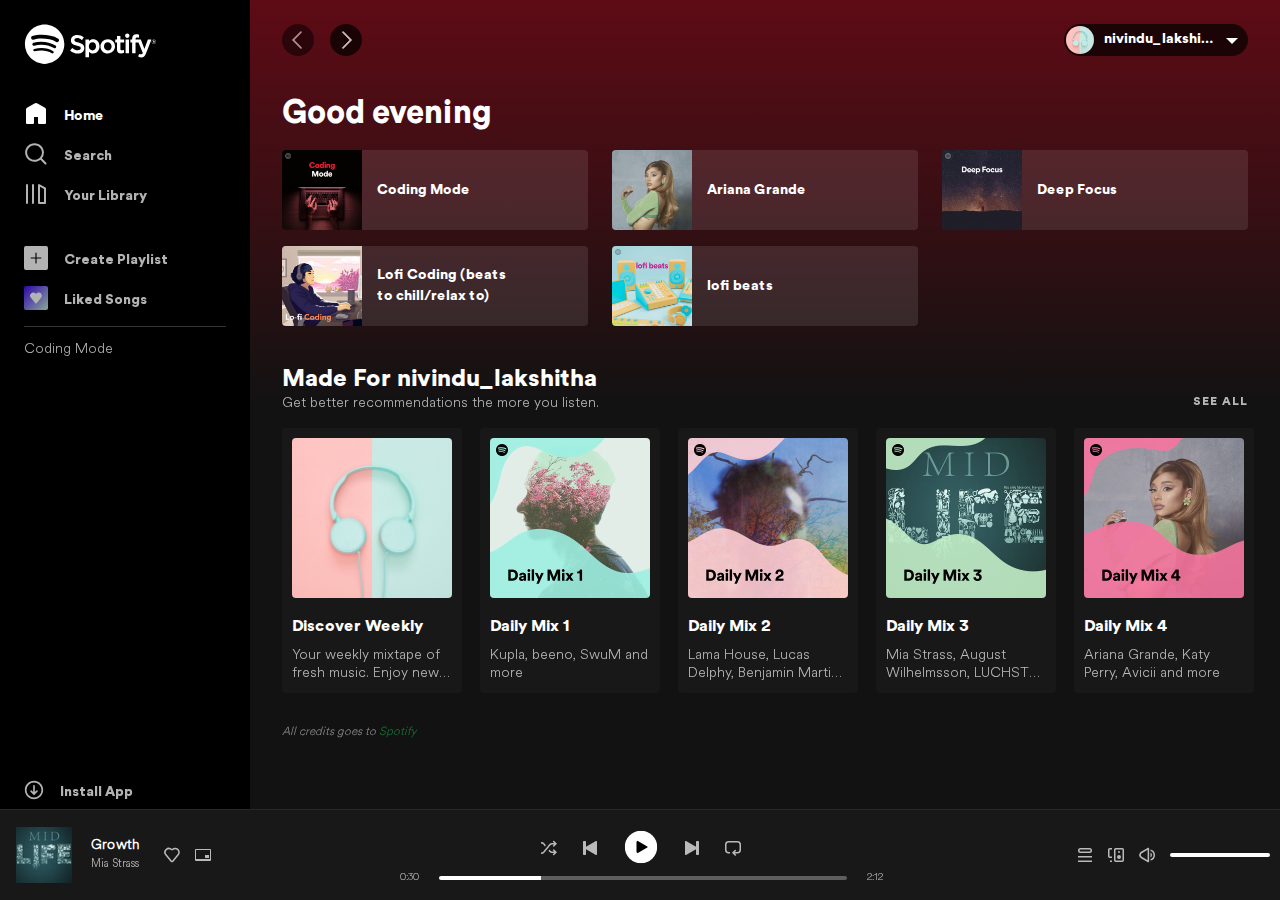
<file: index.htm>
<!DOCTYPE html>
<html lang="en">
<head>
    <meta charset="UTF-8">
    <meta http-equiv="X-UA-Compatible" content="IE=edge">
    <meta name="viewport" content="width=device-width, initial-scale=1.0">
    <title>Spotify -- Web Player</title>
    <!-- Cascade Style Sheet -->
    <link rel="stylesheet" href="Spotify -- Web Player.css">
</head>
<body>
    <div class="body-separator" id="side-navigation">
        <div class="container" id="logo-container">
            <a href="https://open.spotify.com/">
                <img class="ui-icon" src="Media/SVGs/logo.svg" alt="open.spotify.com" title="All credit goes to open.spotify.com">
            </a>
        </div>
        <div class="container" id="navigation-links">
            <ul id="navigation-items">
                <li class="navigation-item" linked="true">
                    <img class="ui-icon" src="Media/SVGs/home.svg">
                    <span class="link-name">Home</span>
                </li>
                <li class="navigation-item">
                    <img class="ui-icon" src="Media/SVGs/search-icon.svg">
                    <span class="link-name">Search</span>
                </li>
                <li class="navigation-item">
                    <img class="ui-icon" src="Media/SVGs/library.svg">
                    <span class="link-name">Your library</span>
                </li>
            </ul>
            <ul id="navigation-items">
                <li class="navigation-item" id="create-playlist">
                    <img src="Media/SVGs/playlist-plus.svg">
                    <span class="link-name">Create playlist</span>
                </li>
                <li class="navigation-item" id="liked-songs">
                    <img src="Media/SVGs/liked-heart.svg">
                    <span class="link-name">Liked songs</span>
                </li>
            </ul>
            <hr class="navigation-divider">
            <div class="container" id="playlists-holder">
                <ul id="navigation-items-playlists">
                    <li class="navigation-item" id="playlist-names">
                        <span class="playlist-name">Coding mode</span>
                    </li>
                </ul>
            </div>
            <div class="container">
                <ul id="navigation-items" style="padding-top: 0px; position: fixed; bottom: 90px; width: 276px;">
                    <li class="navigation-item">
                        <img class="ui-icon" src="Media/SVGs/install-icon.svg" width="20px">
                        <span class="link-name">Install app</span>
                    </li>
                </ul>
            </div>
        </div>
    </div>
    <div class="body-separator" id="player-section">
        <div class="section-separator" id="song-data">
            <img src="Media/Images/mid-life-mini.jpg" id="album-cover">
            <div id="song-metadata">
                <span id="name">Growth</span><br>
                <span id="artist">Mia Strass</span>
            </div>
            <div id="song-options">
                <img class="ui-icon" src="Media/SVGs/favourite-icon.svg">
                <img class="ui-icon" src="Media/SVGs/album-view.svg">
            </div>
        </div>
        <div class="section-separator" id="spotify-player">
            <div id="player-options">
                <img class="ui-icon" src="Media/SVGs/shuffle-icon.svg" alt="">
                <img class="ui-icon" src="Media/SVGs/previouse-icon.svg" alt="">
                <img src="Media/SVGs/play-icon.svg" alt="" id="play-pause">
                <img class="ui-icon" src="Media/SVGs/next-icon.svg" alt="">
                <img class="ui-icon" src="Media/SVGs/repeat-icon.svg" alt="">
            </div>
            <div id="player-timeline" style="height: 25%;">
                <span class="time-stamp">0:30</span>
                <input type="range" min="0" max="100" value="25" disabled>
                <span class="time-stamp">2:12</span>
            </div>
        </div>
        <div class="section-separator" id="player-controllers">
            <img class="ui-icon" src="Media/SVGs/queue-icon.svg" alt="">
            <img class="ui-icon" src="Media/SVGs/devices-icon.svg" alt="">
            <div style="display: flex; justify-content: center; gap: 0px;">
                <img class="ui-icon" src="Media/SVGs/volume-icon.svg" alt="">
                <input type="range" min="0" max="100" value="100" disabled>
            </div>
        </div>
    </div>
    <div class="body-separator" id="spotify-content">
        <div class="container" id="top-bar">
            <div id="directors">
                <img class="ui-icon" src="Media/SVGs/backward-icon.svg" alt="backward-icon" style="margin-right: 16px;">
                <img class="ui-icon" src="Media/SVGs/foreward-icon.svg" alt="foreward-icon" dir="true">
            </div>
            <div id="user-data">
                <div id="user"></div>
                <span>nivindu_lakshitha</span>
                <img class="ui-icon" src="Media/SVGs/dropdown-icon.svg" style="margin-inline-end: 6px;">
            </div>
        </div>
        <div class="container head-title">
            <span>Good evening</span>
        </div>
        <div class="container" id="recently-listened">
            <div class="block">
                <img src="Media/Images/coding-mode.jpg" alt="list-1">
                <span>Coding Mode</span>
                <div class="play-btn">
                    <img src="Media/SVGs/play-icon.svg" alt="play:list-1">
                </div>
            </div>
            <div class="block">
                <img src="Media/Images/ariana-grande.jpg" alt="list-2">
                <span>Ariana Grande</span>
                <div class="play-btn">
                    <img src="Media/SVGs/play-icon.svg" alt="play:list-2">
                </div>
            </div>
            <div class="block">
                <img src="Media/Images/deep-focus.jpg" alt="list-3">
                <span>Deep Focus</span>
                <div class="play-btn">
                    <img src="Media/SVGs/play-icon.svg" alt="play:list-3">
                </div>
            </div>
            <div class="block">
                <img src="Media/Images/lofi-coding.jpg" alt="list-2">
                <span>Lofi Coding (beats to chill/relax to)</span>
                <div class="play-btn">
                    <img src="Media/SVGs/play-icon.svg" alt="play:list-2">
                </div>
            </div>
            <div class="block">
                <img src="Media/Images/lofi-beats.jpg" alt="list-2">
                <span>lofi beats</span>
                <div class="play-btn">
                    <img src="Media/SVGs/play-icon.svg" alt="play:list-2">
                </div>
            </div>
        </div>
        <div class="container title">
            <span>Made For nivindu_lakshitha</span>
            <span class="caption">Get better recommendations the more you listen. <span class="see-all">SEE ALL</span></span>
        </div>
        <div class="container" id="daily-mixes">
            <div class="mix-card">
                <div class="album-image" style="background-image: url('Media/Images/user-image.jpg');"></div>
                <div class="play-btn">
                    <img src="Media/SVGs/play-icon.svg">
                </div>
                <div class="mix-description">
                    <span id="name">Discover Weekly</span>
                    <span id="artists">Your weekly mixtape of fresh music. Enjoy new music and deep cuts picked for you. Updates every Monday.</span>
                </div>
            </div>
            <div class="mix-card">
                <div class="album-image" style="background-image: url('Media/Images/daily-mix1.jpg');"></div>
                <div class="play-btn">
                    <img src="Media/SVGs/play-icon.svg">
                </div>
                <div class="mix-description">
                    <span id="name">Daily Mix 1</span>
                    <span id="artists">Kupla, beeno, SwuM and more</span>
                </div>
            </div>
            <div class="mix-card">
                <div class="album-image" style="background-image: url('Media/Images/daily-mix2.jpg');"></div>
                <div class="play-btn">
                    <img src="Media/SVGs/play-icon.svg">
                </div>
                <div class="mix-description">
                    <span id="name">Daily Mix 2</span>
                    <span id="artists">Lama House, Lucas Delphy, Benjamin Martins and more</span>
                </div>
            </div>
            <div class="mix-card">
                <div class="album-image" style="background-image: url('Media/Images/daily-mix3.jpg');"></div>
                <div class="play-btn">
                    <img src="Media/SVGs/play-icon.svg">
                </div>
                <div class="mix-description">
                    <span id="name">Daily Mix 3</span>
                    <span id="artists">Mia Strass, August Wilhelmsson, LUCHSTER and more</span>
                </div>
            </div>
            <div class="mix-card">
                <div class="album-image" style="background-image: url('Media/Images/daily-mix4.jpg');"></div>
                <div class="play-btn">
                    <img src="Media/SVGs/play-icon.svg">
                </div>
                <div class="mix-description">
                    <span id="name">Daily Mix 4</span>
                    <span id="artists">Ariana Grande, Katy Perry, Avicii and more</span>
                </div>
            </div>
        </div>
        <p id="credits">All credits goes to <a href="https://open.spotify.com/">Spotify</a> </p> 
    </div>
</body>
</html>
</file>
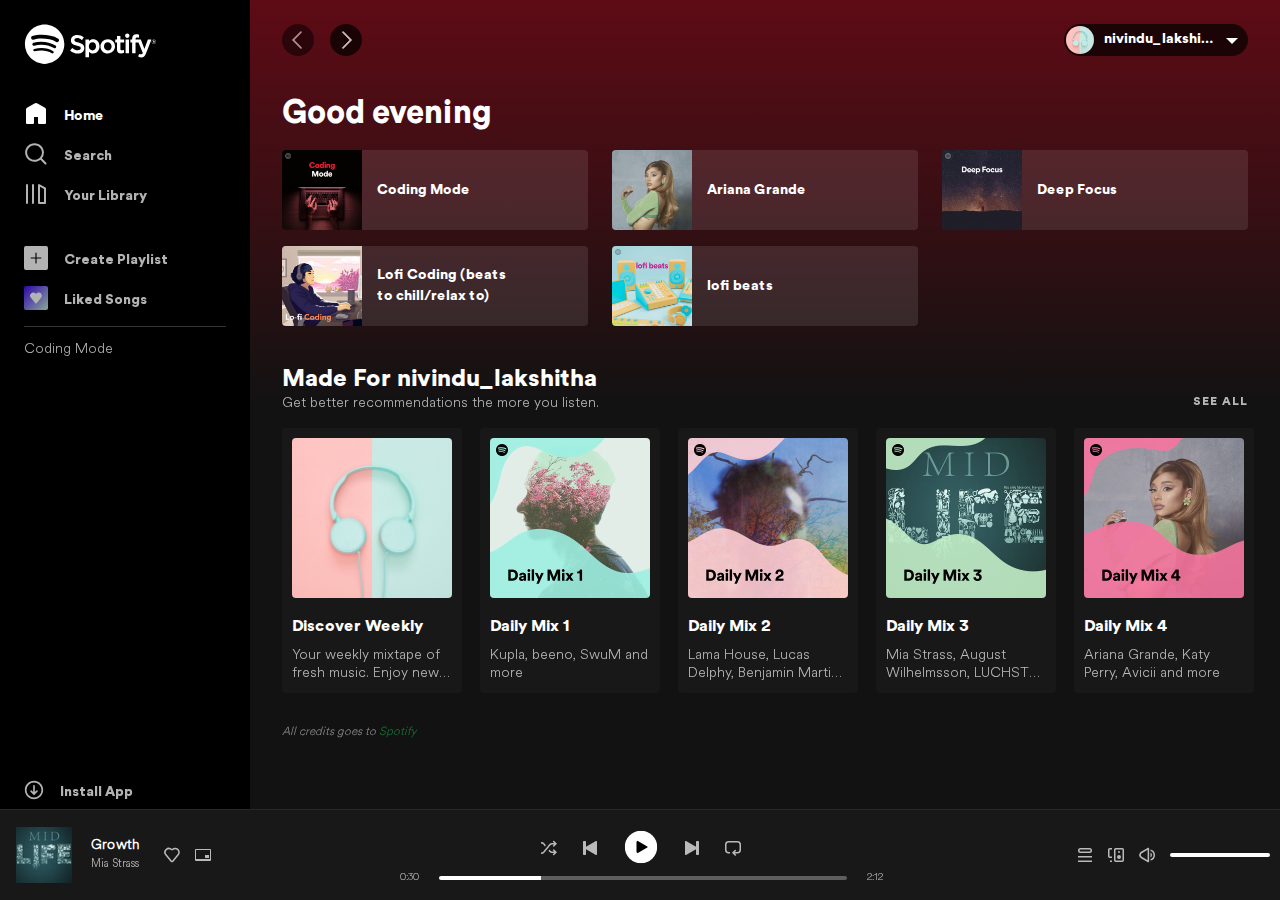
<file: index.html>
<!DOCTYPE html>
<html lang="en">
<head>
    <meta charset="UTF-8">
    <meta http-equiv="X-UA-Compatible" content="IE=edge">
    <meta name="viewport" content="width=device-width, initial-scale=1.0">
    <title>Spotify -- Web Player</title>
    <!-- Cascade Style Sheet -->
    <link rel="stylesheet" href="./index.css">
</head>
<body>
    <div class="body-separator" id="side-navigation">
        <div class="container" id="logo-container">
            <a href="https://open.spotify.com/">
                <img class="ui-icon" src="Media/SVGs/logo.svg" alt="open.spotify.com" title="All credit goes to open.spotify.com">
            </a>
        </div>
        <div class="container" id="navigation-links">
            <ul id="navigation-items">
                <li class="navigation-item" linked="true">
                    <img class="ui-icon" src="Media/SVGs/home.svg">
                    <span class="link-name">Home</span>
                </li>
                <li class="navigation-item">
                    <img class="ui-icon" src="Media/SVGs/search-icon.svg">
                    <span class="link-name">Search</span>
                </li>
                <li class="navigation-item">
                    <img class="ui-icon" src="Media/SVGs/library.svg">
                    <span class="link-name">Your library</span>
                </li>
            </ul>
            <ul id="navigation-items">
                <li class="navigation-item" id="create-playlist">
                    <img src="Media/SVGs/playlist-plus.svg">
                    <span class="link-name">Create playlist</span>
                </li>
                <li class="navigation-item" id="liked-songs">
                    <img src="Media/SVGs/liked-heart.svg">
                    <span class="link-name">Liked songs</span>
                </li>
            </ul>
            <hr class="navigation-divider">
            <div class="container" id="playlists-holder">
                <ul id="navigation-items-playlists">
                    <li class="navigation-item" id="playlist-names">
                        <span class="playlist-name">Coding mode</span>
                    </li>
                </ul>
            </div>
            <div class="container">
                <ul id="navigation-items" style="padding-top: 0px; position: fixed; bottom: 90px; width: 276px;">
                    <li class="navigation-item">
                        <img class="ui-icon" src="Media/SVGs/install-icon.svg" width="20px">
                        <span class="link-name">Install app</span>
                    </li>
                </ul>
            </div>
        </div>
    </div>
    <div class="body-separator" id="player-section">
        <div class="section-separator" id="song-data">
            <img src="Media/Images/mid-life-mini.jpg" id="album-cover">
            <div id="song-metadata">
                <span id="name">Growth</span><br>
                <span id="artist">Mia Strass</span>
            </div>
            <div id="song-options">
                <img class="ui-icon" src="Media/SVGs/favourite-icon.svg">
                <img class="ui-icon" src="Media/SVGs/album-view.svg">
            </div>
        </div>
        <div class="section-separator" id="spotify-player">
            <div id="player-options">
                <img class="ui-icon" src="Media/SVGs/shuffle-icon.svg" alt="">
                <img class="ui-icon" src="Media/SVGs/previouse-icon.svg" alt="">
                <img src="Media/SVGs/play-icon.svg" alt="" id="play-pause">
                <img class="ui-icon" src="Media/SVGs/next-icon.svg" alt="">
                <img class="ui-icon" src="Media/SVGs/repeat-icon.svg" alt="">
            </div>
            <div id="player-timeline" style="height: 25%;">
                <span class="time-stamp">0:30</span>
                <input type="range" min="0" max="100" value="25" disabled>
                <span class="time-stamp">2:12</span>
            </div>
        </div>
        <div class="section-separator" id="player-controllers">
            <img class="ui-icon" src="Media/SVGs/queue-icon.svg" alt="">
            <img class="ui-icon" src="Media/SVGs/devices-icon.svg" alt="">
            <div style="display: flex; justify-content: center; gap: 0px;">
                <img class="ui-icon" src="Media/SVGs/volume-icon.svg" alt="">
                <input type="range" min="0" max="100" value="100" disabled>
            </div>
        </div>
    </div>
    <div class="body-separator" id="spotify-content">
        <div class="container" id="top-bar">
            <div id="directors">
                <img class="ui-icon" src="Media/SVGs/backward-icon.svg" alt="backward-icon" style="margin-right: 16px;">
                <img class="ui-icon" src="Media/SVGs/foreward-icon.svg" alt="foreward-icon" dir="true">
            </div>
            <div id="user-data">
                <div id="user"></div>
                <span>nivindu_lakshitha</span>
                <img class="ui-icon" src="Media/SVGs/dropdown-icon.svg" style="margin-inline-end: 6px;">
            </div>
        </div>
        <div class="container head-title">
            <span>Good evening</span>
        </div>
        <div class="container" id="recently-listened">
            <div class="block">
                <img src="Media/Images/coding-mode.jpg" alt="list-1">
                <span>Coding Mode</span>
                <div class="play-btn">
                    <img src="Media/SVGs/play-icon.svg" alt="play:list-1">
                </div>
            </div>
            <div class="block">
                <img src="Media/Images/ariana-grande.jpg" alt="list-2">
                <span>Ariana Grande</span>
                <div class="play-btn">
                    <img src="Media/SVGs/play-icon.svg" alt="play:list-2">
                </div>
            </div>
            <div class="block">
                <img src="Media/Images/deep-focus.jpg" alt="list-3">
                <span>Deep Focus</span>
                <div class="play-btn">
                    <img src="Media/SVGs/play-icon.svg" alt="play:list-3">
                </div>
            </div>
            <div class="block">
                <img src="Media/Images/lofi-coding.jpg" alt="list-2">
                <span>Lofi Coding (beats to chill/relax to)</span>
                <div class="play-btn">
                    <img src="Media/SVGs/play-icon.svg" alt="play:list-2">
                </div>
            </div>
            <div class="block">
                <img src="Media/Images/lofi-beats.jpg" alt="list-2">
                <span>lofi beats</span>
                <div class="play-btn">
                    <img src="Media/SVGs/play-icon.svg" alt="play:list-2">
                </div>
            </div>
        </div>
        <div class="container title">
            <span>Made For nivindu_lakshitha</span>
            <span class="caption">Get better recommendations the more you listen. <span class="see-all">SEE ALL</span></span>
        </div>
        <div class="container" id="daily-mixes">
            <div class="mix-card">
                <div class="album-image" style="background-image: url('Media/Images/user-image.jpg');"></div>
                <div class="play-btn">
                    <img src="Media/SVGs/play-icon.svg">
                </div>
                <div class="mix-description">
                    <span id="name">Discover Weekly</span>
                    <span id="artists">Your weekly mixtape of fresh music. Enjoy new music and deep cuts picked for you. Updates every Monday.</span>
                </div>
            </div>
            <div class="mix-card">
                <div class="album-image" style="background-image: url('Media/Images/daily-mix1.jpg');"></div>
                <div class="play-btn">
                    <img src="Media/SVGs/play-icon.svg">
                </div>
                <div class="mix-description">
                    <span id="name">Daily Mix 1</span>
                    <span id="artists">Kupla, beeno, SwuM and more</span>
                </div>
            </div>
            <div class="mix-card">
                <div class="album-image" style="background-image: url('Media/Images/daily-mix2.jpg');"></div>
                <div class="play-btn">
                    <img src="Media/SVGs/play-icon.svg">
                </div>
                <div class="mix-description">
                    <span id="name">Daily Mix 2</span>
                    <span id="artists">Lama House, Lucas Delphy, Benjamin Martins and more</span>
                </div>
            </div>
            <div class="mix-card">
                <div class="album-image" style="background-image: url('Media/Images/daily-mix3.jpg');"></div>
                <div class="play-btn">
                    <img src="Media/SVGs/play-icon.svg">
                </div>
                <div class="mix-description">
                    <span id="name">Daily Mix 3</span>
                    <span id="artists">Mia Strass, August Wilhelmsson, LUCHSTER and more</span>
                </div>
            </div>
            <div class="mix-card">
                <div class="album-image" style="background-image: url('Media/Images/daily-mix4.jpg');"></div>
                <div class="play-btn">
                    <img src="Media/SVGs/play-icon.svg">
                </div>
                <div class="mix-description">
                    <span id="name">Daily Mix 4</span>
                    <span id="artists">Ariana Grande, Katy Perry, Avicii and more</span>
                </div>
            </div>
        </div>
        <p id="credits">All credits goes to <a href="https://open.spotify.com/">Spotify</a> </p> 
    </div>
</body>
</html>
</file>
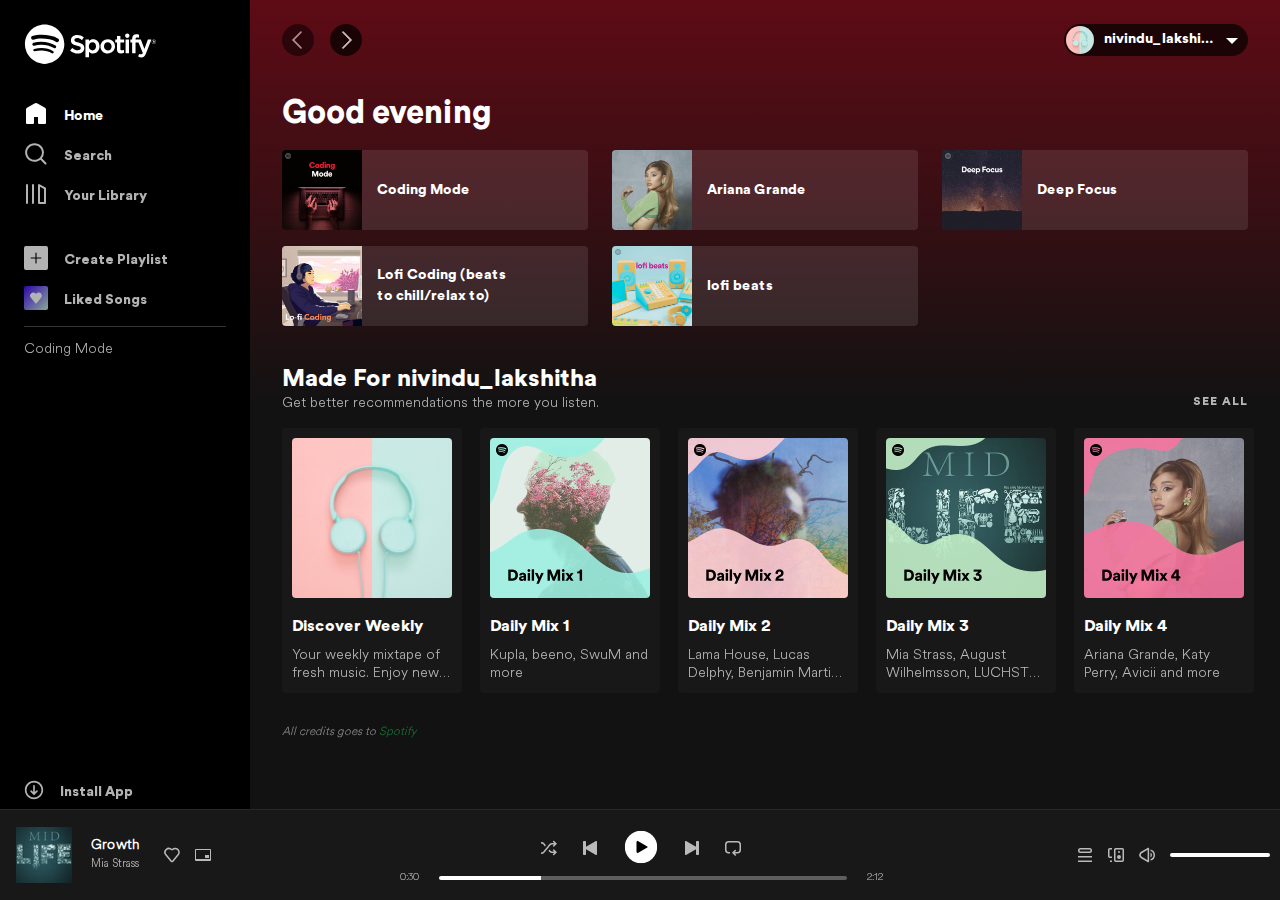
<file: Spotify -- Web Player.htm>
<!DOCTYPE html>
<html lang="en">
<head>
    <meta charset="UTF-8">
    <meta http-equiv="X-UA-Compatible" content="IE=edge">
    <meta name="viewport" content="width=device-width, initial-scale=1.0">
    <title>Spotify -- Web Player</title>
    <!-- Cascade Style Sheet -->
    <link rel="stylesheet" href="Spotify -- Web Player.css">
</head>
<body>
    <div class="body-separator" id="side-navigation">
        <div class="container" id="logo-container">
            <a href="https://open.spotify.com/">
                <img class="ui-icon" src="Media/SVGs/logo.svg" alt="open.spotify.com" title="All credit goes to open.spotify.com">
            </a>
        </div>
        <div class="container" id="navigation-links">
            <ul id="navigation-items">
                <li class="navigation-item" linked="true">
                    <img class="ui-icon" src="Media/SVGs/home.svg">
                    <span class="link-name">Home</span>
                </li>
                <li class="navigation-item">
                    <img class="ui-icon" src="Media/SVGs/search-icon.svg">
                    <span class="link-name">Search</span>
                </li>
                <li class="navigation-item">
                    <img class="ui-icon" src="Media/SVGs/library.svg">
                    <span class="link-name">Your library</span>
                </li>
            </ul>
            <ul id="navigation-items">
                <li class="navigation-item" id="create-playlist">
                    <img src="Media/SVGs/playlist-plus.svg">
                    <span class="link-name">Create playlist</span>
                </li>
                <li class="navigation-item" id="liked-songs">
                    <img src="Media/SVGs/liked-heart.svg">
                    <span class="link-name">Liked songs</span>
                </li>
            </ul>
            <hr class="navigation-divider">
            <div class="container" id="playlists-holder">
                <ul id="navigation-items-playlists">
                    <li class="navigation-item" id="playlist-names">
                        <span class="playlist-name">Coding mode</span>
                    </li>
                </ul>
            </div>
            <div class="container">
                <ul id="navigation-items" style="padding-top: 0px; position: fixed; bottom: 90px; width: 276px;">
                    <li class="navigation-item">
                        <img class="ui-icon" src="Media/SVGs/install-icon.svg" width="20px">
                        <span class="link-name">Install app</span>
                    </li>
                </ul>
            </div>
        </div>
    </div>
    <div class="body-separator" id="player-section">
        <div class="section-separator" id="song-data">
            <img src="Media/Images/mid-life-mini.jpg" id="album-cover">
            <div id="song-metadata">
                <span id="name">Growth</span><br>
                <span id="artist">Mia Strass</span>
            </div>
            <div id="song-options">
                <img class="ui-icon" src="Media/SVGs/favourite-icon.svg">
                <img class="ui-icon" src="Media/SVGs/album-view.svg">
            </div>
        </div>
        <div class="section-separator" id="spotify-player">
            <div id="player-options">
                <img class="ui-icon" src="Media/SVGs/shuffle-icon.svg" alt="">
                <img class="ui-icon" src="Media/SVGs/previouse-icon.svg" alt="">
                <img src="Media/SVGs/play-icon.svg" alt="" id="play-pause">
                <img class="ui-icon" src="Media/SVGs/next-icon.svg" alt="">
                <img class="ui-icon" src="Media/SVGs/repeat-icon.svg" alt="">
            </div>
            <div id="player-timeline" style="height: 25%;">
                <span class="time-stamp">0:30</span>
                <input type="range" min="0" max="100" value="25" disabled>
                <span class="time-stamp">2:12</span>
            </div>
        </div>
        <div class="section-separator" id="player-controllers">
            <img class="ui-icon" src="Media/SVGs/queue-icon.svg" alt="">
            <img class="ui-icon" src="Media/SVGs/devices-icon.svg" alt="">
            <div style="display: flex; justify-content: center; gap: 0px;">
                <img class="ui-icon" src="Media/SVGs/volume-icon.svg" alt="">
                <input type="range" min="0" max="100" value="100" disabled>
            </div>
        </div>
    </div>
    <div class="body-separator" id="spotify-content">
        <div class="container" id="top-bar">
            <div id="directors">
                <img class="ui-icon" src="Media/SVGs/backward-icon.svg" alt="backward-icon" style="margin-right: 16px;">
                <img class="ui-icon" src="Media/SVGs/foreward-icon.svg" alt="foreward-icon" dir="true">
            </div>
            <div id="user-data">
                <div id="user"></div>
                <span>nivindu_lakshitha</span>
                <img class="ui-icon" src="Media/SVGs/dropdown-icon.svg" style="margin-inline-end: 6px;">
            </div>
        </div>
        <div class="container head-title">
            <span>Good evening</span>
        </div>
        <div class="container" id="recently-listened">
            <div class="block">
                <img src="Media/Images/coding-mode.jpg" alt="list-1">
                <span>Coding Mode</span>
                <div class="play-btn">
                    <img src="Media/SVGs/play-icon.svg" alt="play:list-1">
                </div>
            </div>
            <div class="block">
                <img src="Media/Images/ariana-grande.jpg" alt="list-2">
                <span>Ariana Grande</span>
                <div class="play-btn">
                    <img src="Media/SVGs/play-icon.svg" alt="play:list-2">
                </div>
            </div>
            <div class="block">
                <img src="Media/Images/deep-focus.jpg" alt="list-3">
                <span>Deep Focus</span>
                <div class="play-btn">
                    <img src="Media/SVGs/play-icon.svg" alt="play:list-3">
                </div>
            </div>
            <div class="block">
                <img src="Media/Images/lofi-coding.jpg" alt="list-2">
                <span>Lofi Coding (beats to chill/relax to)</span>
                <div class="play-btn">
                    <img src="Media/SVGs/play-icon.svg" alt="play:list-2">
                </div>
            </div>
            <div class="block">
                <img src="Media/Images/lofi-beats.jpg" alt="list-2">
                <span>lofi beats</span>
                <div class="play-btn">
                    <img src="Media/SVGs/play-icon.svg" alt="play:list-2">
                </div>
            </div>
        </div>
        <div class="container title">
            <span>Made For nivindu_lakshitha</span>
            <span class="caption">Get better recommendations the more you listen. <span class="see-all">SEE ALL</span></span>
        </div>
        <div class="container" id="daily-mixes">
            <div class="mix-card">
                <div class="album-image" style="background-image: url('Media/Images/user-image.jpg');"></div>
                <div class="play-btn">
                    <img src="Media/SVGs/play-icon.svg">
                </div>
                <div class="mix-description">
                    <span id="name">Discover Weekly</span>
                    <span id="artists">Your weekly mixtape of fresh music. Enjoy new music and deep cuts picked for you. Updates every Monday.</span>
                </div>
            </div>
            <div class="mix-card">
                <div class="album-image" style="background-image: url('Media/Images/daily-mix1.jpg');"></div>
                <div class="play-btn">
                    <img src="Media/SVGs/play-icon.svg">
                </div>
                <div class="mix-description">
                    <span id="name">Daily Mix 1</span>
                    <span id="artists">Kupla, beeno, SwuM and more</span>
                </div>
            </div>
            <div class="mix-card">
                <div class="album-image" style="background-image: url('Media/Images/daily-mix2.jpg');"></div>
                <div class="play-btn">
                    <img src="Media/SVGs/play-icon.svg">
                </div>
                <div class="mix-description">
                    <span id="name">Daily Mix 2</span>
                    <span id="artists">Lama House, Lucas Delphy, Benjamin Martins and more</span>
                </div>
            </div>
            <div class="mix-card">
                <div class="album-image" style="background-image: url('Media/Images/daily-mix3.jpg');"></div>
                <div class="play-btn">
                    <img src="Media/SVGs/play-icon.svg">
                </div>
                <div class="mix-description">
                    <span id="name">Daily Mix 3</span>
                    <span id="artists">Mia Strass, August Wilhelmsson, LUCHSTER and more</span>
                </div>
            </div>
            <div class="mix-card">
                <div class="album-image" style="background-image: url('Media/Images/daily-mix4.jpg');"></div>
                <div class="play-btn">
                    <img src="Media/SVGs/play-icon.svg">
                </div>
                <div class="mix-description">
                    <span id="name">Daily Mix 4</span>
                    <span id="artists">Ariana Grande, Katy Perry, Avicii and more</span>
                </div>
            </div>
        </div>
        <p id="credits">All credits goes to <a href="https://open.spotify.com/">Spotify</a> </p> 
    </div>
</body>
</html>
</file>
<file: Spotify -- Web Player.css>
@font-face {
    font-family: 'spotify';
    src: url('Media/Fonts/CircularSpotifyText-Black.ttf') format('truetype'), url('Media/Fonts/CircularSpotifyText-BlackItalic.ttf') format('truetype'), url('Media/Fonts/CircularSpotifyText-Bold.ttf') format('truetype'), url('Media/Fonts/CircularSpotifyText-Book.ttf') format('truetype'), url('Media/Fonts/CircularSpotifyText-BookItalic.ttf') format('truetype'), url('Media/Fonts/CircularSpotifyText-Medium.ttf') format('truetype'), url('Media/Fonts/CircularSpotifyText-MediumItalic.ttf') format('truetype');
}

@font-face {
    font-family: 'spotify-light';
    src: url('Media/Fonts/CircularSpotifyText-Light.ttf') format('truetype');
}

html, body {
    min-height: -webkit-fill-available !important;
    background: #000;
    color: #ffffff;
    margin: 0px !important;
    font-family: 'spotify';
    font-size: 14px;
}

* {
    -webkit-font-smoothing: antialiased;
    -moz-osx-font-smoothing: grayscale;
}

*::-webkit-scrollbar {
    display: none !important;
    visibility: hidden !important;
}

.ui-icon {
    filter: invert(100%) sepia(0%) saturate(7427%) hue-rotate(304deg) brightness(98%) contrast(109%);
}

input[type=range] {
    -webkit-appearance: none;
    margin: 10px 0;
    width: calc(100% - 50px);
    background-color: transparent;
    cursor: pointer;
    border: 10px solid transparent;
}

input[type=range]:focus {
    outline: none;
}

input[type=range]::-webkit-slider-runnable-track {
    width: 100%;
    height: 4px;
    background: linear-gradient(to right, #FFFFFF 0%, #FFFFFF 25%, #5e5e5e 25%, #5e5e5e 100%);
    border-radius: 4px;
}

input[type=range]:hover::-webkit-slider-runnable-track {
    background: linear-gradient(to right, #1ed760 0%, #1ed760 25%, #5e5e5e 25%, #5e5e5e 100%);
}

input[type=range]::-webkit-slider-thumb {
    visibility: hidden;
    height: 10px;
    width: 10px;
    border-radius: 10px;
    background: #FFFFFF;
    cursor: pointer;
    -webkit-appearance: none;
    margin-top: -3.5px;
}

input[type=range]:hover::-webkit-slider-thumb {
    visibility: visible;
}

.body-separator#side-navigation {
    display: block;
    position: fixed;
    height: calc(100% - 91px);
    width: 250px;
    min-width: 130px !important;
    max-width: 400px !important;
    background-color: #000000;
}

.body-separator#player-section {
    display: flex;
    flex-direction: row;
    justify-content: center;
    align-content: center;
    flex-flow: nowrap;
    position: fixed;
    bottom: 0px;
    width: 100% !important;
    height: 90px !important;
    background-color: #181818;
    border-top: 1px solid #282828;
}

.body-separator#spotify-content {
    display:  block;
    position: absolute;
    width: calc(100% - 250px);
    height: calc(100% - 91px);
    left: 250px;
    background: linear-gradient(0deg, rgba(18,18,18,1) 50%, rgba(94,11,21,1) 100%);
    overflow: auto !important;
}

.container {
    width: 100%;
    height: fit-content;
    box-sizing: border-box;
}

.container#logo-container {
    display: block;
    border-top: 24px solid transparent;
    cursor: pointer;
}

.container#logo-container img {
    height: 40px;
    padding: 0px 24px;
}

.container#navigation-links #navigation-items {
    height: fit-content;
    padding-top: 24px;
    padding-left: 24px !important;
    margin: unset;
    width: -webkit-fill-available;
    list-style-type: none;
}

#navigation-items .navigation-item {
    display: flex;
    flex-direction: row;
    justify-content: flex-start;
    align-items: center;
    gap: 16px;
    height: 40px;
    cursor: pointer;
    opacity: 0.7;
    transition: opacity 0.5s ease;
}

#navigation-items .navigation-item:hover {
    opacity: 1;
}

#navigation-items .navigation-item .link-name {
    padding-top: 5px;
    white-space: nowrap;
    text-transform: capitalize;
}


#navigation-items .navigation-item[linked='true'] {
    opacity: 1;
}

.navigation-item#create-playlist img {
    background-color: #ffffff;
    padding: 6px;
    border-radius: 2px;
}

.navigation-item#liked-songs img {
    background: linear-gradient(135deg,#450af5,#c4efd9);
    padding: 6px;
    border-radius: 2px;
}

#playlist-names .playlist-name {
    font-family: 'spotify-light';
    text-transform: capitalize;
    cursor: default;
}

.container#playlists-holder {
    padding: 8px 0px;
    width: -webkit-fill-available;
}

.container#navigation-links #navigation-items-playlists {
    height: 32px;
    padding-left: 24px !important;
    margin: unset;
    width: -webkit-fill-available;
    list-style-type: none;
}

.navigation-divider {
    border: 0px;
    background-color: #ffffff;
    opacity: 0.2;
    height: 0.1px;
    margin: 8px 24px 0px 24px;
}

.navigation-item {
    height: 100%;
    display: flex;
    align-items: center;
    opacity: 0.7;
}

.navigation-item:hover {
    opacity: 1;
}

.navigation-item #playlist-name {
    padding-top: 5px;
}

/* Spotify Content */
.body-separator#spotify-content .container {
    width: -webkit-fill-available;
    padding: 0px 32px;
}

#spotify-content .container#top-bar {
    display: flex;
    flex-direction: row;
    justify-content: flex-start;
    align-items: center;
    height: fit-content;
    padding-top: 24px;
}

.container#top-bar #directors {
    display: flex;
}

.container#top-bar #directors img {
    background-color: #ffffff;
    opacity: 0.5;
    width: 22px;
    padding: 5px;
    border-radius: 50%;
    cursor: not-allowed;
}

.container#top-bar #directors img[dir='true'] {
    opacity: 0.7;
    cursor: pointer;
}

.container#top-bar #user-data {
    display: flex;
    flex-direction: row;
    justify-content: flex-start;
    align-items: center;
    gap: 10px;
    background-color: #1b0406;
    padding: 2px;
    border-radius: 23px;
    margin-left: auto;
    cursor: pointer;
}

.container#top-bar #user-data div#user {
    width: 28px;
    height: 28px;
    border-radius: 50%;
    background-image: url("Media/Images/user-image.jpg");
    background-size: cover;
    background-repeat: no-repeat;
    background-position: center center;
}

.container#top-bar #user-data span {
    overflow: hidden;
    display: inline-block;
    text-overflow: ellipsis;
    white-space: nowrap;
    width: 110px !important;
}

.container.head-title {
    padding-top: 40px !important;
    font-size: xx-large;
    margin-bottom: 16px;
}

.container#recently-listened {
    display: grid;
    grid-template: auto/repeat(auto-fill,minmax(max(270px,25%),1fr));
    grid-gap: 16px 24px;
}

.container#recently-listened .block {
    height: 80px;
    width: 100%;
    display: flex;
    flex-direction: row;
    justify-content: flex-start;
    align-items: center;
    gap: 15px;
    border-radius: 4px;
    cursor: pointer;
    background-color: rgba(255,255,255,.1);
    transition: background-color 0.5s ease;
}

.container#recently-listened .block:hover {
    background-color: rgba(255,255,255,.2);
}


.container#recently-listened .block img {
    width: 80px;
    height: 80px;
    border-bottom-left-radius: 4px;
    border-top-left-radius: 4px;
}

.container#recently-listened .block span {
    font-weight: bold;
    line-height: 1.5rem;
    overflow: hidden;
    width: -webkit-fill-available !important;
    text-overflow: ellipsis;
    display: -webkit-box;
    -webkit-line-clamp: 2;
    line-clamp: 2; 
    -webkit-box-orient: vertical;
    word-break: break-word;
}

.container#recently-listened .block .play-btn {
    width: 48px !important;
    height: 48px !important;
    box-sizing: border-box;
    flex-shrink: 0;
    border: 20px;
    display: flex;
    align-items: center;
    justify-content: center;
    border-radius: 50%;
    background-color: #1ed760;
    box-shadow: 0 8px 8px rgb(0 0 0 / 30%);
    margin-right: 15px;
    opacity: 0;
    transition: opacity 0.3s ease;
}

.container#recently-listened .block:hover > .play-btn {
    opacity: 1;
}
.container#recently-listened .block .play-btn:hover {
    transform: scale(1.03);
}

.container#recently-listened .block .play-btn img {
    width: 20px;
}

.container.title {
    padding-top: 40px !important;
    font-size: x-large;
}

.container.title span {
    display: block;
}

.container.title span.caption {
    display: flex;
    opacity: 0.7;
    font-size: 14px;
    font-family: 'spotify-light';
}

span.see-all {
    display: inline;
    text-transform: uppercase;
    font-family: 'spotify';
    font-size: 12px;
    letter-spacing: 1px;
    margin-left: auto;
    cursor: pointer;
}

span.see-all:hover {
    text-decoration: underline;
}

.container#daily-mixes {
    --column-count: 5;
    display: grid;
    grid-template: auto/repeat(var(--column-count),minmax(0,1fr));
    grid-gap: 24px;
}

.container#daily-mixes .mix-card {
    display: block;
    height: fit-content;
    width: fit-content;
    max-width: 160px;
    background-color: #181818;
    padding: 10px;
    margin-top: 15px;
    cursor: pointer;
    border-radius: 4px;
    position: relative;
}

.album-image {
    width: 160px;
    height: 160px;
    border-radius: 4px;
    background-size: cover;
    background-position: center center;
}

.container#daily-mixes .mix-card:hover {
    background-color: #282828;
}

.mix-card .mix-description {
    display: flex;
    flex-direction: column;
    justify-content: flex-start;
    align-items: flex-start;
    gap: 10px;
    margin-top: 20px;
}

.mix-card .mix-description #name {
    font-size: 16px;
}

.mix-card .mix-description #artists {
    font-size: 16px;
    opacity: 0.7;
    font-size: 14px;
    font-family: 'spotify-light';
    overflow: hidden;
    width: -webkit-fill-available !important;
    text-overflow: ellipsis;
    display: -webkit-box;
    -webkit-line-clamp: 2;
    line-clamp: 2; 
    -webkit-box-orient: vertical;
    word-break: break-word;
}

#daily-mixes .mix-card .play-btn {
    width: 48px !important;
    height: 48px !important;
    box-sizing: border-box;
    flex-shrink: 0;
    border: 20px;
    display: flex;
    align-items: center;
    justify-content: center;
    border-radius: 50%;
    background-color: #1ed760;
    box-shadow: 0 8px 8px rgb(0 0 0 / 30%);
    margin-right: 15px;
    opacity: 0;
    transition: all 0.3s ease;
    position: absolute;
    left: calc(50% + 24px);
    bottom: 100px;
}

#daily-mixes .mix-card:hover > .play-btn {
    opacity: 1;
    bottom: 105px;
}
#daily-mixes .mix-card .play-btn:hover {
    transform: scale(1.03);
}

#daily-mixes .mix-card .play-btn img {
    width: 20px;
}

#player-section .section-separator {
    width: calc(100% / 3);
    height: 100%;
    display: flex;
    box-sizing: border-box;
    flex-direction: row;
    align-items: center;
    gap: 5px;
}

#player-section .section-separator#song-data {
    padding: 10px 16px;
}

.section-separator#song-data img#album-cover {
    width: 56px;
    height: 56px;
}

.section-separator#song-data #song-metadata #name {
    font-family: 'spotify-light';
    font-weight: bold;
    margin-top: 5px;
    cursor: pointer;
    margin: 0px 14px;
}

.section-separator#song-data #song-metadata #artist {
    font-family: 'spotify-light';
    font-weight: lighter;
    opacity: 0.7;
    font-size: 11px;
    margin: 0px 14px;
    cursor: pointer;
}

.section-separator#song-data #song-metadata #name:hover, .section-separator#song-data #song-metadata #artist:hover {
    opacity: 1;
    text-decoration: underline;
}

.section-separator#song-data #song-options {
    display: flex;
    flex-direction: row;
    gap: 5px;
}

.section-separator#song-data #song-options img {
    opacity: 0.7;
    padding: 5px;
}

.section-separator#song-data #song-options img:hover {
    opacity: 1;
}

.section-separator#spotify-player {
    display: flex;
    flex-direction: column;
    justify-content: center;
    align-items: center;
    width: calc(100% / 3 + 10%);
    gap: 10px;
}

.section-separator#spotify-player > * {
    height: 50%;
    width: 100%;
    display: flex;
    align-items: center;
    justify-content: center;
    padding-bottom: 10px;
}

.section-separator#spotify-player #player-options {
    flex-direction: row;
    align-items: flex-end;
    gap: 25px;
    padding-bottom: 0px;
}

.section-separator#spotify-player #player-options .ui-icon {
    opacity: 0.7;
}

.section-separator#spotify-player #player-options .ui-icon:hover {
    opacity: 1;
}

.section-separator#spotify-player #player-options #play-pause {
    background-color: #FFFFFF;
    padding: 10px;
    transform: translateY(25%) scale(0.9);
    border-radius: 50%;
    transition: transform 0.2s ease;
}

.section-separator#spotify-player #player-options #play-pause:hover {
    transform: translateY(25%) scale(0.95);
}

.section-separator#spotify-player #player-timeline span.time-stamp {
    width: fit-content;
    padding: 0px 5px;
    margin: 0px 5px;
    font-family: 'spotify-light';
    font-size: 10px;
    opacity: 0.7;
}

.section-separator#player-controllers {
    justify-content: flex-end;
}

.section-separator#player-controllers img {
    opacity: 0.7;
    padding: 5px;
}

.section-separator#player-controllers img:hover {
    opacity: 1;
}

.section-separator#player-controllers div:hover img {
    opacity: 1;
}

.section-separator#player-controllers input  {
    width: 100px;
}

.section-separator#player-controllers input::-webkit-slider-runnable-track  {
    width: 100px;
    background: linear-gradient(to right, #FFFFFF 0%, #FFFFFF 100%, #5e5e5e 100%, #5e5e5e 100%);
}

.section-separator#player-controllers div:hover input::-webkit-slider-runnable-track  {
    background: linear-gradient(to right, #1ed760 0%, #1ed760 100%, #5e5e5e 100%, #5e5e5e 100%);
}

.section-separator#player-controllers div:hover input::-webkit-slider-thumb {
    visibility: visible;
}

#credits {
    font-size: smaller;
    font-family: 'spotify-light';
    font-style: italic;
    font-weight: lighter;
    opacity: .5;
    margin: 32px 0px 0px 32px;
}

#credits a {
    color: #1ed760;
    text-decoration: none;
}
</file>
<file: index.css>
@font-face {
    font-family: 'spotify';
    src: url('Media/Fonts/CircularSpotifyText-Black.ttf') format('truetype'), url('Media/Fonts/CircularSpotifyText-BlackItalic.ttf') format('truetype'), url('Media/Fonts/CircularSpotifyText-Bold.ttf') format('truetype'), url('Media/Fonts/CircularSpotifyText-Book.ttf') format('truetype'), url('Media/Fonts/CircularSpotifyText-BookItalic.ttf') format('truetype'), url('Media/Fonts/CircularSpotifyText-Medium.ttf') format('truetype'), url('Media/Fonts/CircularSpotifyText-MediumItalic.ttf') format('truetype');
}

@font-face {
    font-family: 'spotify-light';
    src: url('Media/Fonts/CircularSpotifyText-Light.ttf') format('truetype');
}

html, body {
    min-height: -webkit-fill-available !important;
    background: #000;
    color: #ffffff;
    margin: 0px !important;
    font-family: 'spotify';
    font-size: 14px;
}

* {
    -webkit-font-smoothing: antialiased;
    -moz-osx-font-smoothing: grayscale;
}

*::-webkit-scrollbar {
    display: none !important;
    visibility: hidden !important;
}

.ui-icon {
    filter: invert(100%) sepia(0%) saturate(7427%) hue-rotate(304deg) brightness(98%) contrast(109%);
}

input[type=range] {
    -webkit-appearance: none;
    margin: 10px 0;
    width: calc(100% - 50px);
    background-color: transparent;
    cursor: pointer;
    border: 10px solid transparent;
}

input[type=range]:focus {
    outline: none;
}

input[type=range]::-webkit-slider-runnable-track {
    width: 100%;
    height: 4px;
    background: linear-gradient(to right, #FFFFFF 0%, #FFFFFF 25%, #5e5e5e 25%, #5e5e5e 100%);
    border-radius: 4px;
}

input[type=range]:hover::-webkit-slider-runnable-track {
    background: linear-gradient(to right, #1ed760 0%, #1ed760 25%, #5e5e5e 25%, #5e5e5e 100%);
}

input[type=range]::-webkit-slider-thumb {
    visibility: hidden;
    height: 10px;
    width: 10px;
    border-radius: 10px;
    background: #FFFFFF;
    cursor: pointer;
    -webkit-appearance: none;
    margin-top: -3.5px;
}

input[type=range]:hover::-webkit-slider-thumb {
    visibility: visible;
}

.body-separator#side-navigation {
    display: block;
    position: fixed;
    height: calc(100% - 91px);
    width: 250px;
    min-width: 130px !important;
    max-width: 400px !important;
    background-color: #000000;
}

.body-separator#player-section {
    display: flex;
    flex-direction: row;
    justify-content: center;
    align-content: center;
    flex-flow: nowrap;
    position: fixed;
    bottom: 0px;
    width: 100% !important;
    height: 90px !important;
    background-color: #181818;
    border-top: 1px solid #282828;
}

.body-separator#spotify-content {
    display:  block;
    position: absolute;
    width: calc(100% - 250px);
    height: calc(100% - 91px);
    left: 250px;
    background: linear-gradient(0deg, rgba(18,18,18,1) 50%, rgba(94,11,21,1) 100%);
    overflow: auto !important;
}

.container {
    width: 100%;
    height: fit-content;
    box-sizing: border-box;
}

.container#logo-container {
    display: block;
    border-top: 24px solid transparent;
    cursor: pointer;
}

.container#logo-container img {
    height: 40px;
    padding: 0px 24px;
}

.container#navigation-links #navigation-items {
    height: fit-content;
    padding-top: 24px;
    padding-left: 24px !important;
    margin: unset;
    width: -webkit-fill-available;
    list-style-type: none;
}

#navigation-items .navigation-item {
    display: flex;
    flex-direction: row;
    justify-content: flex-start;
    align-items: center;
    gap: 16px;
    height: 40px;
    cursor: pointer;
    opacity: 0.7;
    transition: opacity 0.5s ease;
}

#navigation-items .navigation-item:hover {
    opacity: 1;
}

#navigation-items .navigation-item .link-name {
    padding-top: 5px;
    white-space: nowrap;
    text-transform: capitalize;
}


#navigation-items .navigation-item[linked='true'] {
    opacity: 1;
}

.navigation-item#create-playlist img {
    background-color: #ffffff;
    padding: 6px;
    border-radius: 2px;
}

.navigation-item#liked-songs img {
    background: linear-gradient(135deg,#450af5,#c4efd9);
    padding: 6px;
    border-radius: 2px;
}

#playlist-names .playlist-name {
    font-family: 'spotify-light';
    text-transform: capitalize;
    cursor: default;
}

.container#playlists-holder {
    padding: 8px 0px;
    width: -webkit-fill-available;
}

.container#navigation-links #navigation-items-playlists {
    height: 32px;
    padding-left: 24px !important;
    margin: unset;
    width: -webkit-fill-available;
    list-style-type: none;
}

.navigation-divider {
    border: 0px;
    background-color: #ffffff;
    opacity: 0.2;
    height: 0.1px;
    margin: 8px 24px 0px 24px;
}

.navigation-item {
    height: 100%;
    display: flex;
    align-items: center;
    opacity: 0.7;
}

.navigation-item:hover {
    opacity: 1;
}

.navigation-item #playlist-name {
    padding-top: 5px;
}

/* Spotify Content */
.body-separator#spotify-content .container {
    width: -webkit-fill-available;
    padding: 0px 32px;
}

#spotify-content .container#top-bar {
    display: flex;
    flex-direction: row;
    justify-content: flex-start;
    align-items: center;
    height: fit-content;
    padding-top: 24px;
}

.container#top-bar #directors {
    display: flex;
}

.container#top-bar #directors img {
    background-color: #ffffff;
    opacity: 0.5;
    width: 22px;
    padding: 5px;
    border-radius: 50%;
    cursor: not-allowed;
}

.container#top-bar #directors img[dir='true'] {
    opacity: 0.7;
    cursor: pointer;
}

.container#top-bar #user-data {
    display: flex;
    flex-direction: row;
    justify-content: flex-start;
    align-items: center;
    gap: 10px;
    background-color: #1b0406;
    padding: 2px;
    border-radius: 23px;
    margin-left: auto;
    cursor: pointer;
}

.container#top-bar #user-data div#user {
    width: 28px;
    height: 28px;
    border-radius: 50%;
    background-image: url("Media/Images/user-image.jpg");
    background-size: cover;
    background-repeat: no-repeat;
    background-position: center center;
}

.container#top-bar #user-data span {
    overflow: hidden;
    display: inline-block;
    text-overflow: ellipsis;
    white-space: nowrap;
    width: 110px !important;
}

.container.head-title {
    padding-top: 40px !important;
    font-size: xx-large;
    margin-bottom: 16px;
}

.container#recently-listened {
    display: grid;
    grid-template: auto/repeat(auto-fill,minmax(max(270px,25%),1fr));
    grid-gap: 16px 24px;
}

.container#recently-listened .block {
    height: 80px;
    width: 100%;
    display: flex;
    flex-direction: row;
    justify-content: flex-start;
    align-items: center;
    gap: 15px;
    border-radius: 4px;
    cursor: pointer;
    background-color: rgba(255,255,255,.1);
    transition: background-color 0.5s ease;
}

.container#recently-listened .block:hover {
    background-color: rgba(255,255,255,.2);
}


.container#recently-listened .block img {
    width: 80px;
    height: 80px;
    border-bottom-left-radius: 4px;
    border-top-left-radius: 4px;
}

.container#recently-listened .block span {
    font-weight: bold;
    line-height: 1.5rem;
    overflow: hidden;
    width: -webkit-fill-available !important;
    text-overflow: ellipsis;
    display: -webkit-box;
    -webkit-line-clamp: 2;
    line-clamp: 2; 
    -webkit-box-orient: vertical;
    word-break: break-word;
}

.container#recently-listened .block .play-btn {
    width: 48px !important;
    height: 48px !important;
    box-sizing: border-box;
    flex-shrink: 0;
    border: 20px;
    display: flex;
    align-items: center;
    justify-content: center;
    border-radius: 50%;
    background-color: #1ed760;
    box-shadow: 0 8px 8px rgb(0 0 0 / 30%);
    margin-right: 15px;
    opacity: 0;
    transition: opacity 0.3s ease;
}

.container#recently-listened .block:hover > .play-btn {
    opacity: 1;
}
.container#recently-listened .block .play-btn:hover {
    transform: scale(1.03);
}

.container#recently-listened .block .play-btn img {
    width: 20px;
}

.container.title {
    padding-top: 40px !important;
    font-size: x-large;
}

.container.title span {
    display: block;
}

.container.title span.caption {
    display: flex;
    opacity: 0.7;
    font-size: 14px;
    font-family: 'spotify-light';
}

span.see-all {
    display: inline;
    text-transform: uppercase;
    font-family: 'spotify';
    font-size: 12px;
    letter-spacing: 1px;
    margin-left: auto;
    cursor: pointer;
}

span.see-all:hover {
    text-decoration: underline;
}

.container#daily-mixes {
    --column-count: 5;
    display: grid;
    grid-template: auto/repeat(var(--column-count),minmax(0,1fr));
    grid-gap: 24px;
}

.container#daily-mixes .mix-card {
    display: block;
    height: fit-content;
    width: fit-content;
    max-width: 160px;
    background-color: #181818;
    padding: 10px;
    margin-top: 15px;
    cursor: pointer;
    border-radius: 4px;
    position: relative;
}

.album-image {
    width: 160px;
    height: 160px;
    border-radius: 4px;
    background-size: cover;
    background-position: center center;
}

.container#daily-mixes .mix-card:hover {
    background-color: #282828;
}

.mix-card .mix-description {
    display: flex;
    flex-direction: column;
    justify-content: flex-start;
    align-items: flex-start;
    gap: 10px;
    margin-top: 20px;
}

.mix-card .mix-description #name {
    font-size: 16px;
}

.mix-card .mix-description #artists {
    font-size: 16px;
    opacity: 0.7;
    font-size: 14px;
    font-family: 'spotify-light';
    overflow: hidden;
    width: -webkit-fill-available !important;
    text-overflow: ellipsis;
    display: -webkit-box;
    -webkit-line-clamp: 2;
    line-clamp: 2; 
    -webkit-box-orient: vertical;
    word-break: break-word;
}

#daily-mixes .mix-card .play-btn {
    width: 48px !important;
    height: 48px !important;
    box-sizing: border-box;
    flex-shrink: 0;
    border: 20px;
    display: flex;
    align-items: center;
    justify-content: center;
    border-radius: 50%;
    background-color: #1ed760;
    box-shadow: 0 8px 8px rgb(0 0 0 / 30%);
    margin-right: 15px;
    opacity: 0;
    transition: all 0.3s ease;
    position: absolute;
    left: calc(50% + 24px);
    bottom: 100px;
}

#daily-mixes .mix-card:hover > .play-btn {
    opacity: 1;
    bottom: 105px;
}
#daily-mixes .mix-card .play-btn:hover {
    transform: scale(1.03);
}

#daily-mixes .mix-card .play-btn img {
    width: 20px;
}

#player-section .section-separator {
    width: calc(100% / 3);
    height: 100%;
    display: flex;
    box-sizing: border-box;
    flex-direction: row;
    align-items: center;
    gap: 5px;
}

#player-section .section-separator#song-data {
    padding: 10px 16px;
}

.section-separator#song-data img#album-cover {
    width: 56px;
    height: 56px;
}

.section-separator#song-data #song-metadata #name {
    font-family: 'spotify-light';
    font-weight: bold;
    margin-top: 5px;
    cursor: pointer;
    margin: 0px 14px;
}

.section-separator#song-data #song-metadata #artist {
    font-family: 'spotify-light';
    font-weight: lighter;
    opacity: 0.7;
    font-size: 11px;
    margin: 0px 14px;
    cursor: pointer;
}

.section-separator#song-data #song-metadata #name:hover, .section-separator#song-data #song-metadata #artist:hover {
    opacity: 1;
    text-decoration: underline;
}

.section-separator#song-data #song-options {
    display: flex;
    flex-direction: row;
    gap: 5px;
}

.section-separator#song-data #song-options img {
    opacity: 0.7;
    padding: 5px;
}

.section-separator#song-data #song-options img:hover {
    opacity: 1;
}

.section-separator#spotify-player {
    display: flex;
    flex-direction: column;
    justify-content: center;
    align-items: center;
    width: calc(100% / 3 + 10%);
    gap: 10px;
}

.section-separator#spotify-player > * {
    height: 50%;
    width: 100%;
    display: flex;
    align-items: center;
    justify-content: center;
    padding-bottom: 10px;
}

.section-separator#spotify-player #player-options {
    flex-direction: row;
    align-items: flex-end;
    gap: 25px;
    padding-bottom: 0px;
}

.section-separator#spotify-player #player-options .ui-icon {
    opacity: 0.7;
}

.section-separator#spotify-player #player-options .ui-icon:hover {
    opacity: 1;
}

.section-separator#spotify-player #player-options #play-pause {
    background-color: #FFFFFF;
    padding: 10px;
    transform: translateY(25%) scale(0.9);
    border-radius: 50%;
    transition: transform 0.2s ease;
}

.section-separator#spotify-player #player-options #play-pause:hover {
    transform: translateY(25%) scale(0.95);
}

.section-separator#spotify-player #player-timeline span.time-stamp {
    width: fit-content;
    padding: 0px 5px;
    margin: 0px 5px;
    font-family: 'spotify-light';
    font-size: 10px;
    opacity: 0.7;
}

.section-separator#player-controllers {
    justify-content: flex-end;
}

.section-separator#player-controllers img {
    opacity: 0.7;
    padding: 5px;
}

.section-separator#player-controllers img:hover {
    opacity: 1;
}

.section-separator#player-controllers div:hover img {
    opacity: 1;
}

.section-separator#player-controllers input  {
    width: 100px;
}

.section-separator#player-controllers input::-webkit-slider-runnable-track  {
    width: 100px;
    background: linear-gradient(to right, #FFFFFF 0%, #FFFFFF 100%, #5e5e5e 100%, #5e5e5e 100%);
}

.section-separator#player-controllers div:hover input::-webkit-slider-runnable-track  {
    background: linear-gradient(to right, #1ed760 0%, #1ed760 100%, #5e5e5e 100%, #5e5e5e 100%);
}

.section-separator#player-controllers div:hover input::-webkit-slider-thumb {
    visibility: visible;
}

#credits {
    font-size: smaller;
    font-family: 'spotify-light';
    font-style: italic;
    font-weight: lighter;
    opacity: .5;
    margin: 32px 0px 0px 32px;
}

#credits a {
    color: #1ed760;
    text-decoration: none;
}
</file>
